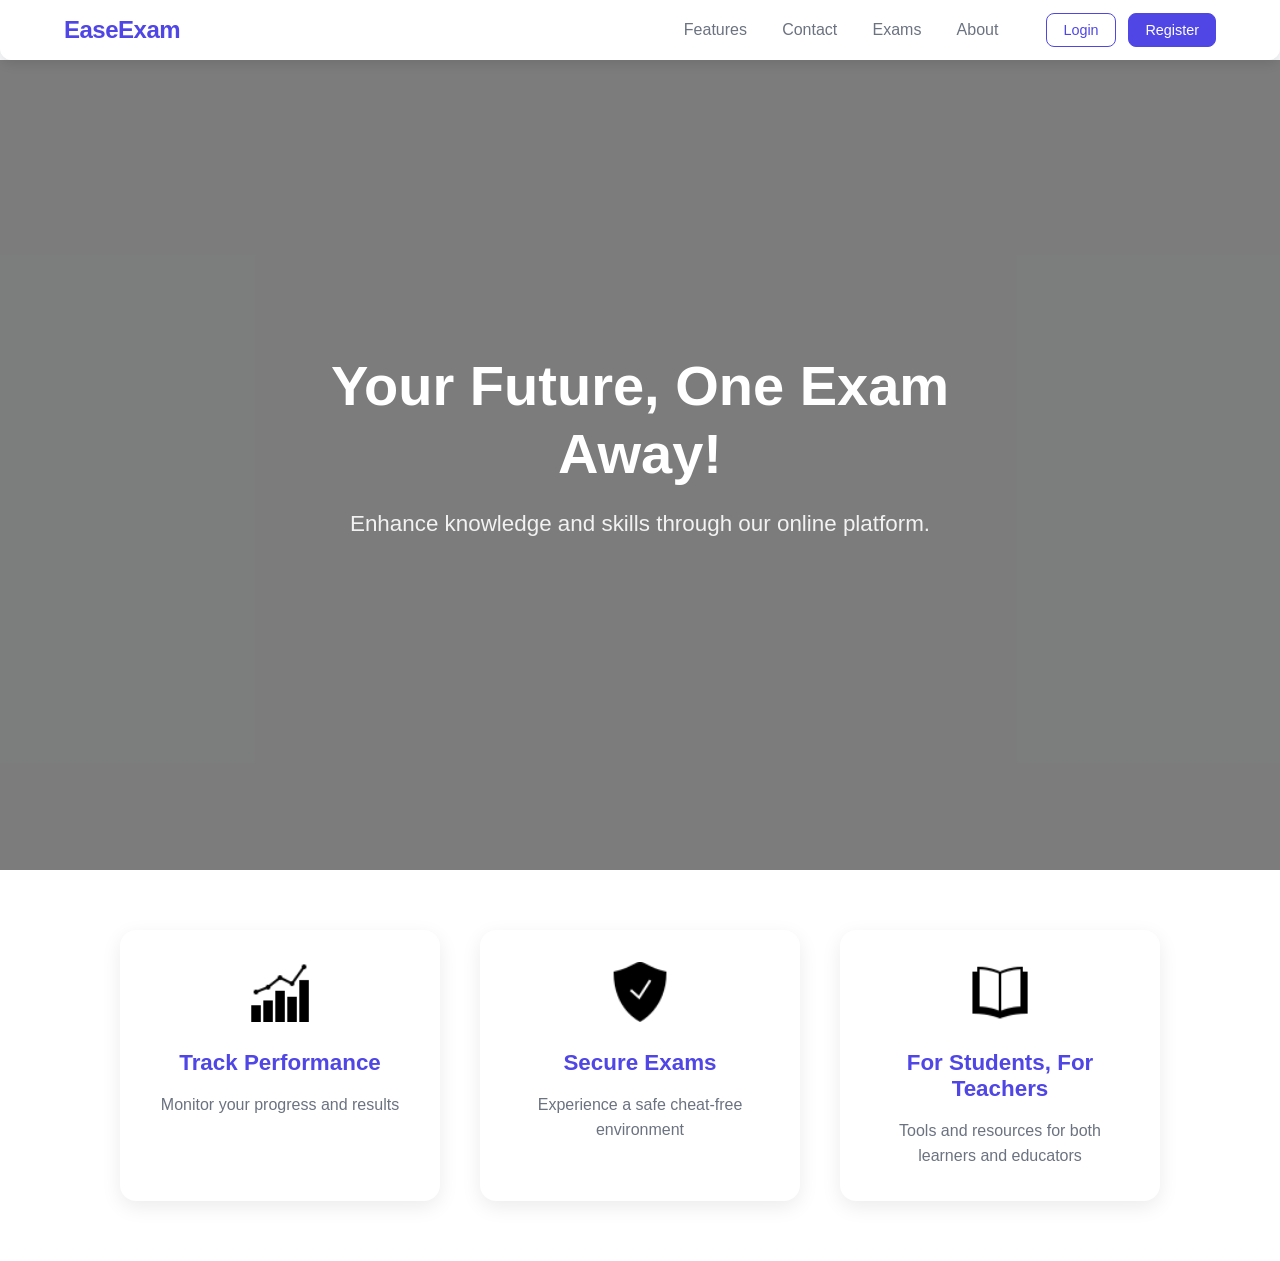
<file: html/index.html>
<!DOCTYPE html>
<html lang="en">
<head>
  <meta charset="UTF-8" />
  <meta name="viewport" content="width=device-width, initial-scale=1.0"/>
  <title>Online Exam Platform</title>
  <link rel="stylesheet" href="css/style.css"/>
</head>
<body>
<!-- header where navigation is presented that connects other pages -->
 <header>
    <a href="#" class="brand">EaseExam</a>   <!-- name of the website -->

    <div class="nav-container">
      <!-- nav links to other pages-->
      <nav class="navlinks" aria-label="Primary">
        <a href="#features">Features</a>
        <a href="#contact">Contact</a>
        <a href="exams.html" data-route>Exams</a>
        <a href="about.html" data-route>About</a>
      </nav>

      <div class="right">
        <a class="btn small ghost" href="login.html?role=student" data-route data-role="student">Login</a>
        <a class="btn small primary" href="register.html" data-route>Register</a>
      </div>
    </div>
  </header>

  <section class="hero" id="hero-section">
    <div class="overlay"></div>
    <div class="hero-content">
      <h1 id="hero-title">Your Future, One Exam Away!</h1>
      <p id="hero-subtext">Enhance knowledge and skills through our online platform.</p>
   
    </div>
  </section>

  <section class="features">
    <div class="feature-card">
        <img src="images/combo-chart.png" alt="Track Icon">
      <h3>Track Performance</h3>
      <p>Monitor your progress and results</p>
    </div>
    <div class="feature-card">
        <img src="images/security-checked.png" alt="Secure Icon">
      <h3>Secure Exams</h3>
      <p>Experience a safe cheat-free environment</p>
    </div>
    <div class="feature-card">
        <img src="images/open-book.png" alt="Book Icon">
      <h3>For Students, For Teachers</h3>
      <p>Tools and resources for both learners and educators</p>
    </div>
  </section>

   
  
  <script>
      // Set current year in footer
    document.getElementById('year').textContent = new Date().getFullYear();

    const titles = [
      "Your Future, One Exam Away!",
      "Achieve Your Dreams!",
      "Learn Anytime, Anywhere!",
      "Grow Your Skills Today!"
    ];

    const backgrounds = [
      "images/desk.avif",
      "images/read.avif",
      "images/maths.avif",
      "images/123.avif",
    ];

    let index = 0;
    const heroTitle = document.getElementById("hero-title");
    const heroSection = document.getElementById("hero-section");

    function updateHero() {
      heroTitle.style.opacity = 0;

      setTimeout(() => {
        heroTitle.textContent = titles[index];
        heroSection.style.backgroundImage = `url('${backgrounds[index]}')`;
        heroTitle.style.opacity = 1;
      }, 500);

      index = (index + 1) % titles.length;
    }

    // Set initial background
    heroSection.style.backgroundImage = `url('${backgrounds[0]}')`;

    // Start the interval loop
    setInterval(updateHero, 4000);
  </script>

</body>
</html>
</file>
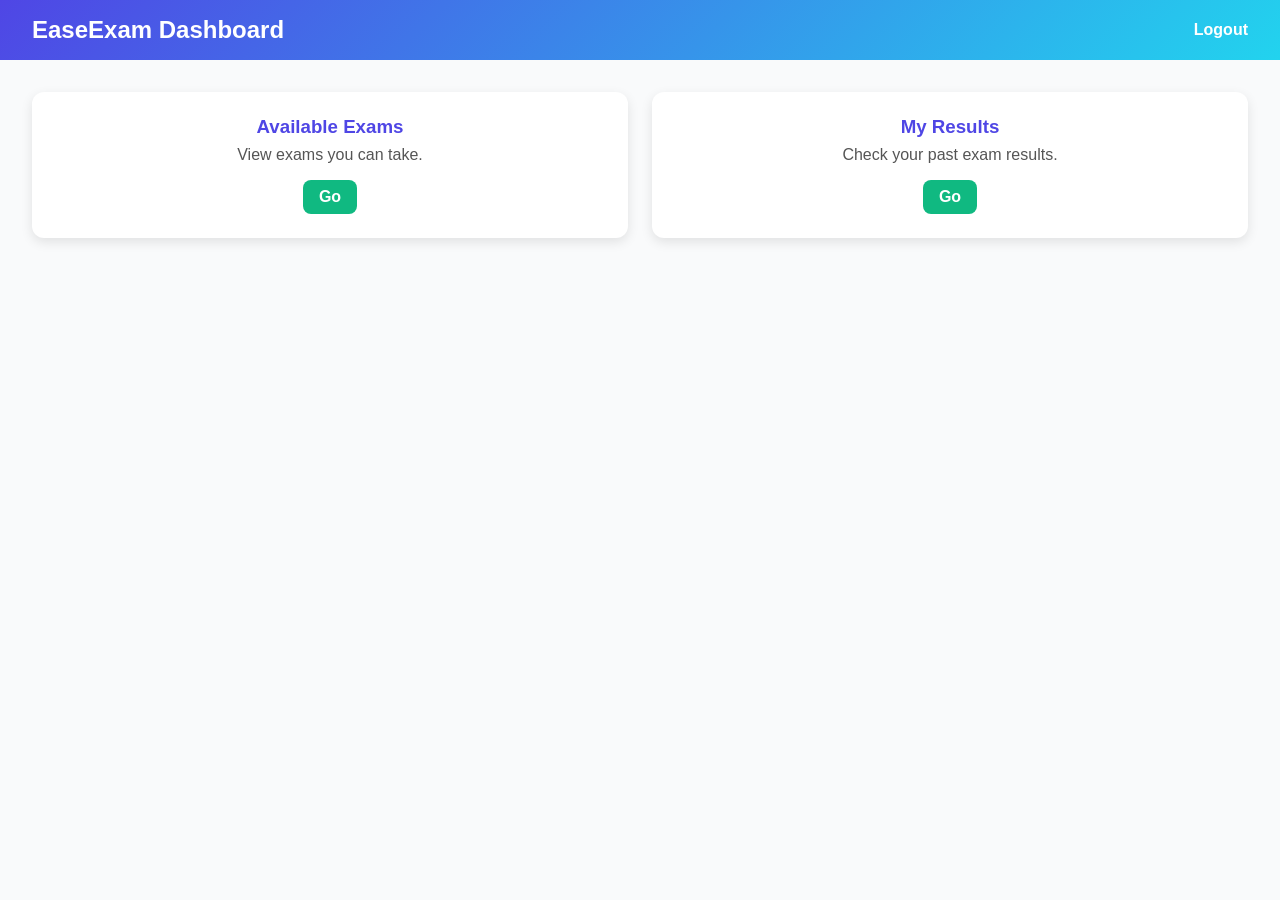
<file: html/dashboard.html>
<!DOCTYPE html>
<html lang="en">
<head>
  <meta charset="UTF-8">
  <meta name="viewport" content="width=device-width, initial-scale=1.0">
  <title>Dashboard - EaseExam</title>
  <style>
    * { margin: 0; padding: 0; box-sizing: border-box; }
    body { font-family: Arial, Helvetica, sans-serif; background: #f9fafb; }
    
    header {
      background: linear-gradient(135deg, #4f46e5, #22d3ee);
      color: #fff;
      padding: 1rem 2rem;
      display: flex;
      justify-content: space-between;
      align-items: center;
    }
    header h1 { font-size: 1.5rem; }
    header nav a { color: #fff; margin-left: 1rem; text-decoration: none; font-weight: bold; }
    header nav a:hover { text-decoration: underline; }

    .container { padding: 2rem; }
    .cards { display: flex; flex-wrap: wrap; gap: 1.5rem; }
    .card {
      background: #fff;
      flex: 1 1 200px;
      padding: 1.5rem;
      border-radius: 12px;
      box-shadow: 0 4px 12px rgba(0,0,0,0.1);
      text-align: center;
      transition: transform 0.3s;
    }
    .card:hover { transform: translateY(-5px); }
    .card h3 { color: #4f46e5; margin-bottom: 0.5rem; }
    .card p { color: #555; margin-bottom: 1rem; }
    .card a {
      display: inline-block;
      padding: 8px 16px;
      background: #10b981;
      color: #fff;
      border-radius: 8px;
      text-decoration: none;
      font-weight: bold;
      transition: 0.3s;
    }
    .card a:hover { background: #0e9e74; }
  </style>
</head>
<body>

  <header>
    <h1>EaseExam Dashboard</h1>
    <nav>
      <a href="logout.html">Logout</a>
    </nav>
  </header>

  <div class="container">

    <!-- Admin Dashboard -->
    <div id="admin-dashboard" class="cards" style="display:none;">
      <div class="card">
        <h3>Manage Users</h3>
        <p>View, edit or delete students and teachers.</p>
        <a href="#">Go</a>
      </div>
      <div class="card">
        <h3>All Exams</h3>
        <p>View, edit or delete all exams in the system.</p>
        <a href="#">Go</a>
      </div>
    </div>

    <!-- Teacher Dashboard -->
    <div id="teacher-dashboard" class="cards" style="display:none;">
      <div class="card">
        <h3>Create Exam</h3>
        <p>Add a new exam with questions for your students.</p>
        <a href="#">Go</a>
      </div>
      <div class="card">
        <h3>View Results</h3>
        <p>Check students’ performance for your exams.</p>
        <a href="#">Go</a>
      </div>
    </div>

    <!-- Student Dashboard -->
    <div id="student-dashboard" class="cards" style="display:none;">
      <div class="card">
        <h3>Available Exams</h3>
        <p>View exams you can take.</p>
        <a href="#">Go</a>
      </div>
      <div class="card">
        <h3>My Results</h3>
        <p>Check your past exam results.</p>
        <a href="#">Go</a>
      </div>
    </div>

  </div>

  <script>
    // Example: Set user role (in real system, fetch from session/database)
    let userRole = 'student'; // change to 'admin' or 'teacher' to test

    if(userRole === 'admin') {
      document.getElementById('admin-dashboard').style.display = 'flex';
    } else if(userRole === 'teacher') {
      document.getElementById('teacher-dashboard').style.display = 'flex';
    } else if(userRole === 'student') {
      document.getElementById('student-dashboard').style.display = 'flex';
    }
  </script>

</body>
</html>
</file>
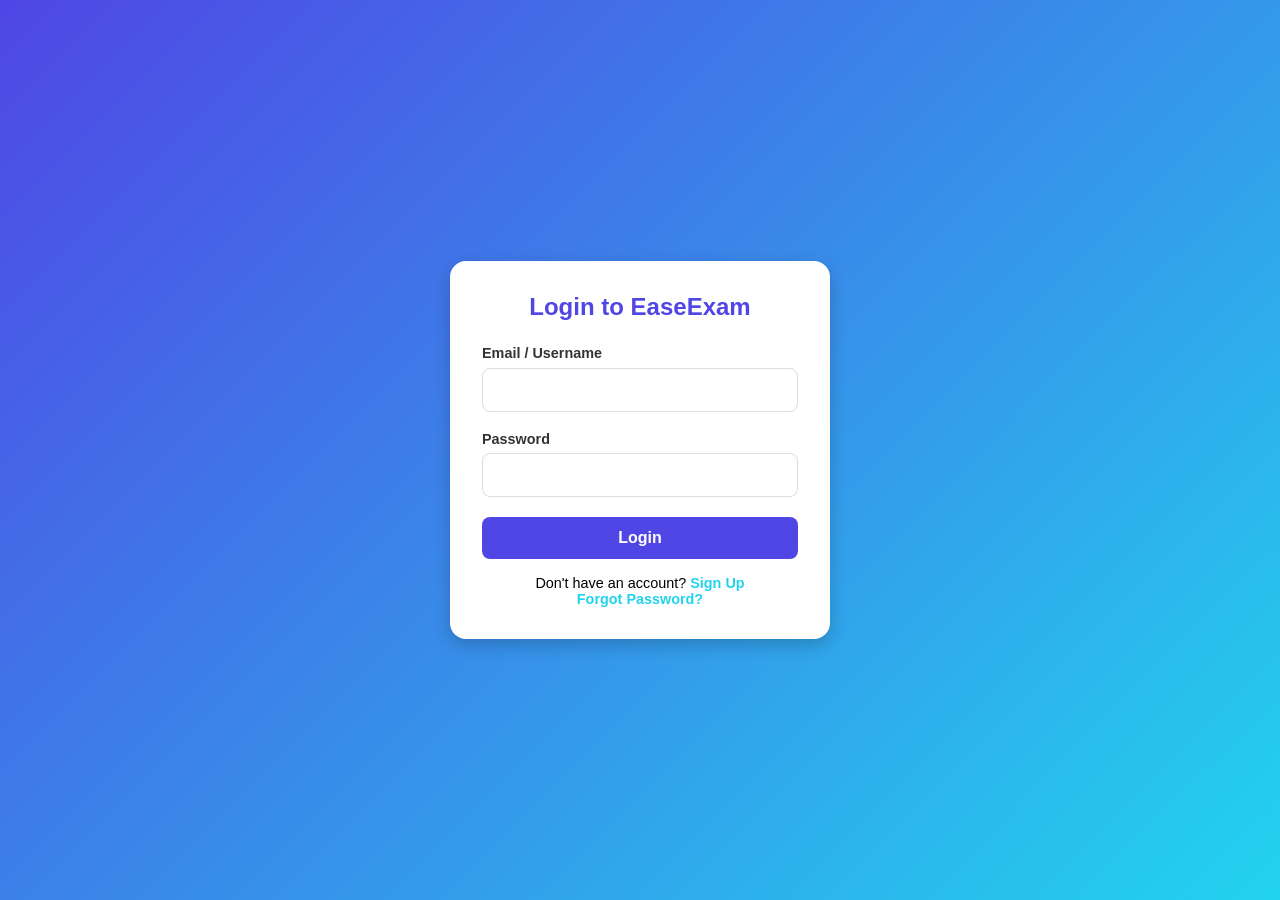
<file: html/login.html>
<!DOCTYPE html>
<html lang="en">
<head>
  <meta charset="UTF-8" />
  <meta name="viewport" content="width=device-width, initial-scale=1.0"/>
  <title>Login - EaseExam</title>
  <style>
    * { margin: 0; padding: 0; box-sizing: border-box; }
    body {
      font-family: Arial, Helvetica, sans-serif;
      background: linear-gradient(135deg, #4f46e5, #22d3ee);
      height: 100vh;
      display: flex;
      justify-content: center;
      align-items: center;
    }

    .login-container {
      background: #fff;
      padding: 2rem;
      border-radius: 16px;
      box-shadow: 0 6px 18px rgba(0,0,0,0.2);
      width: 100%;
      max-width: 380px;
      text-align: center;
    }

    .login-container h2 {
      margin-bottom: 1.5rem;
      color: #4f46e5;
    }

    .form-group {
      margin-bottom: 1.2rem;
      text-align: left;
    }

    label {
      font-size: 0.9rem;
      font-weight: bold;
      color: #333;
      display: block;
      margin-bottom: 0.4rem;
    }

    input {
      width: 100%;
      padding: 12px;
      border: 1px solid #ddd;
      border-radius: 8px;
      font-size: 1rem;
    }

    input:focus {
      border-color: #4f46e5;
      outline: none;
      box-shadow: 0 0 4px rgba(79,70,229,0.4);
    }

    .btn {
      width: 100%;
      padding: 12px;
      border: none;
      border-radius: 8px;
      font-size: 1rem;
      font-weight: bold;
      background: #4f46e5;
      color: #fff;
      cursor: pointer;
      transition: 0.3s;
    }
    .btn:hover { background: #372fba; }

    .links {
      margin-top: 1rem;
      font-size: 0.9rem;
    }
    .links a {
      color: #22d3ee;
      text-decoration: none;
      font-weight: bold;
    }
    .links a:hover { text-decoration: underline; }
  </style>
</head>
<body>

  <div class="login-container">
    <h2>Login to EaseExam</h2>
    <form action="dashboard.html" method="POST">
      <div class="form-group">
        <label for="email">Email / Username</label>
        <input type="text" id="email" name="email" required />
      </div>
      <div class="form-group">
        <label for="password">Password</label>
        <input type="password" id="password" name="password" required />
      </div>
      <button type="submit" class="btn">Login</button>
    </form>

    <div class="links">
      <p>Don't have an account? <a href="register.html">Sign Up</a></p>
      <p><a href="#">Forgot Password?</a></p>
    </div>
  </div>

</body>
</html>
</file>
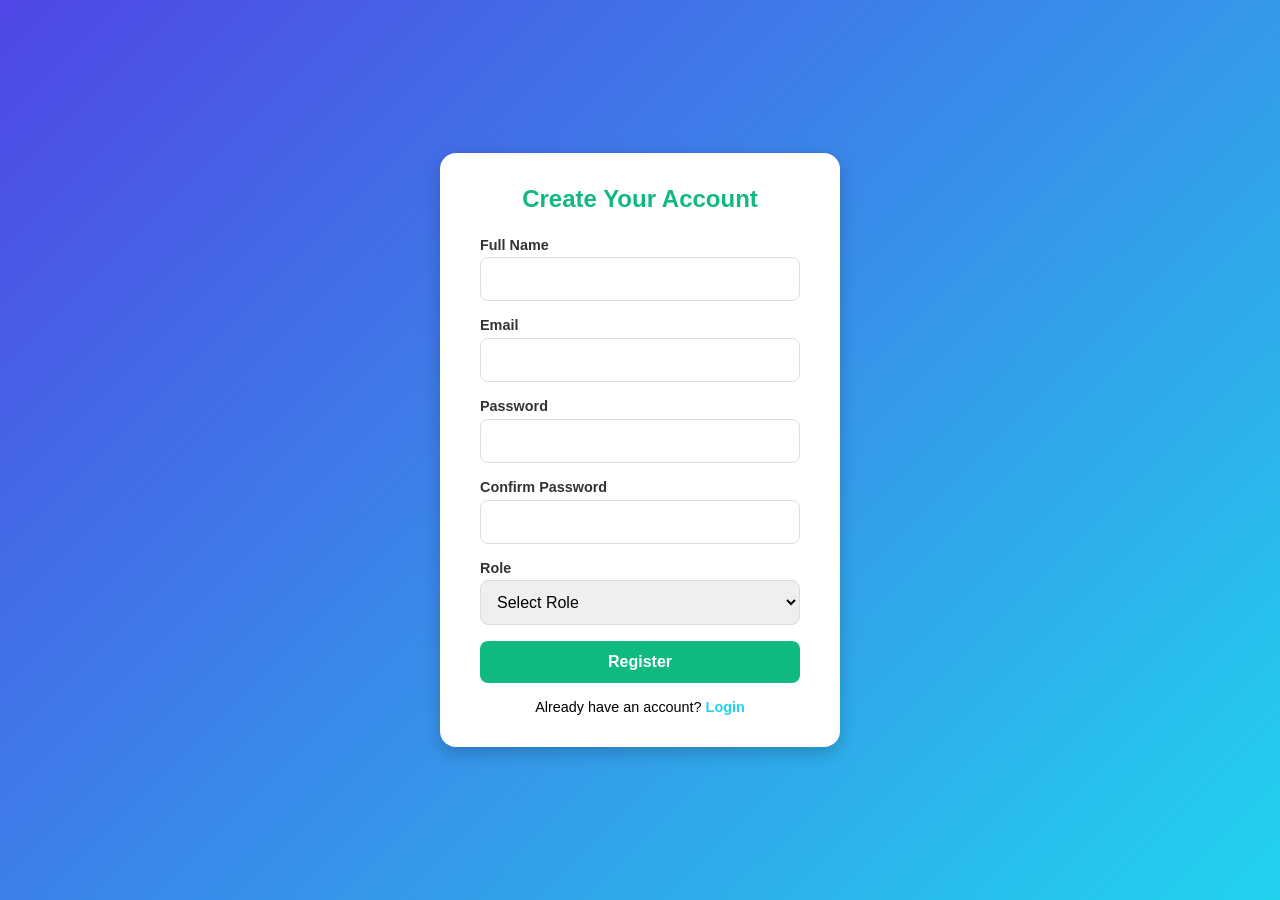
<file: html/register.html>
<!DOCTYPE html>
<html lang="en">
<head>
  <meta charset="UTF-8" />
  <meta name="viewport" content="width=device-width, initial-scale=1.0"/>
  <title>Register - EaseExam</title>
  <style>
    * { margin: 0; padding: 0; box-sizing: border-box; }
    body {
      font-family: Arial, Helvetica, sans-serif;
      background: linear-gradient(135deg, #4f46e5, #22d3ee);
      height: 100vh;
      display: flex;
      justify-content: center;
      align-items: center;
    }

    .register-container {
      background: #fff;
      padding: 2rem 2.5rem;
      border-radius: 16px;
      box-shadow: 0 6px 18px rgba(0,0,0,0.2);
      width: 100%;
      max-width: 400px;
      text-align: center;
    }

    .register-container h2 {
      margin-bottom: 1.5rem;
      color: #10b981;
    }

    .form-group {
      margin-bottom: 1rem;
      text-align: left;
    }

    label {
      font-size: 0.9rem;
      font-weight: bold;
      color: #333;
      display: block;
      margin-bottom: 0.3rem;
    }

    input, select {
      width: 100%;
      padding: 12px;
      border: 1px solid #ddd;
      border-radius: 8px;
      font-size: 1rem;
    }

    input:focus, select:focus {
      border-color: #10b981;
      outline: none;
      box-shadow: 0 0 4px rgba(16,185,129,0.4);
    }

    .btn {
      width: 100%;
      padding: 12px;
      border: none;
      border-radius: 8px;
      font-size: 1rem;
      font-weight: bold;
      background: #10b981;
      color: #fff;
      cursor: pointer;
      transition: 0.3s;
    }
    .btn:hover { background: #0e9e74; }

    .links {
      margin-top: 1rem;
      font-size: 0.9rem;
    }
    .links a {
      color: #22d3ee;
      text-decoration: none;
      font-weight: bold;
    }
    .links a:hover { text-decoration: underline; }
  </style>
</head>
<body>

  <div class="register-container">
    <h2>Create Your Account</h2>
    <form action="dashboard.html" method="POST">
      <div class="form-group">
        <label for="name">Full Name</label>
        <input type="text" id="name" name="name" required />
      </div>
      <div class="form-group">
        <label for="email">Email</label>
        <input type="email" id="email" name="email" required />
      </div>
      <div class="form-group">
        <label for="password">Password</label>
        <input type="password" id="password" name="password" required />
      </div>
      <div class="form-group">
        <label for="confirm-password">Confirm Password</label>
        <input type="password" id="confirm-password" name="confirm-password" required />
      </div>
      <div class="form-group">
        <label for="role">Role</label>
        <select id="role" name="role" required>
          <option value="">Select Role</option>
          <option value="student">Student</option>
          <option value="teacher">Teacher</option>
        </select>
      </div>
      <button type="submit" class="btn">Register</button>
    </form>

    <div class="links">
      <p>Already have an account? <a href="login.html">Login</a></p>
    </div>
  </div>

</body>
</html>
</file>
<file: html/css/style.css>
* {
      margin: 0;
      padding: 0;
      box-sizing: border-box;
      font-family: 'Segoe UI', Tahoma, Geneva, Verdana, sans-serif;
    }

    :root {
      --primary: #4f46e5;
      --primary-dark: #4338ca;
      --secondary: #22d3ee;
      --accent: #10b981;
      --text: #1f2937;
      --text-light: #6b7280;
      --background: #f9fafb;
    }

    body {
      margin: 0;
      background-color: var(--background);
      color: var(--text);
    }

    header {
      position: sticky;
      top: 0;
      left: 0;
      width: 100%;
      z-index: 50;
      display: flex;
      justify-content: space-between;
      align-items: center;
      padding: 0.8rem 5%;
      background: rgba(255, 255, 255, 0.95);
      color: var(--text);
      border-bottom-left-radius: 12px;
      border-bottom-right-radius: 12px;
      box-shadow: 0 4px 12px rgba(0, 0, 0, 0.1);
      backdrop-filter: blur(10px);
    }
    
    .brand {
      display: flex;
      align-items: center;
      gap: 0.6rem;
      font-weight: 800;
      font-size: 1.5rem;
      letter-spacing: -0.5px;
      color: var(--primary);
      text-decoration: none;
    }

    .nav-container {
      display: flex;
      align-items: center;
      gap: 2rem;
    }

    .navlinks {
      display: flex;
      align-items: center;
      gap: 0.2rem;
    }

    .navlinks a {
      padding: 0.5rem 1rem;
      border-radius: 8px;
      color: var(--text-light);
      text-decoration: none;
      font-weight: 500;
      transition: all 0.3s ease;
    }

    .navlinks a:hover {
      color: var(--primary);
      background: rgba(79, 70, 229, 0.08);
    }

    .right {
      display: flex;
      align-items: center;
      gap: 0.8rem;
    }

    .btn {
      padding: 0.6rem 1.2rem;
      border-radius: 8px;
      text-decoration: none;
      font-weight: 500;
      transition: all 0.3s ease;
      font-size: 0.95rem;
    }

    .btn.small {
      padding: 0.5rem 1rem;
      font-size: 0.9rem;
    }

    .btn.ghost {
      background: transparent;
      color: var(--primary);
      border: 1px solid var(--primary);
    }

    .btn.ghost:hover {
      background: rgba(79, 70, 229, 0.1);
    }

    .btn.primary {
      background: var(--primary);
      color: white;
      border: 1px solid var(--primary);
    }

    .btn.primary:hover {
      background: var(--primary-dark);
      border-color: var(--primary-dark);
    }

    .hero {
      position: relative;
      width: 100%;
      height: 90vh;
      display: flex;
      align-items: center;
      justify-content: center;
      text-align: center;
      color: white;
      background-size: cover;
      background-position: center;
      transition: background-image 1s ease-in-out;
    }

    .overlay {
      position: absolute;
      top: 0;
      left: 0;
      width: 100%;
      height: 100%;
      background: rgba(0, 0, 0, 0.5);
      z-index: 1;
    }

    .hero-content {
      position: relative;
      z-index: 2;
      max-width: 800px;
      padding: 2rem;
    }

    .hero-content h1 {
      font-size: 3.5rem;
      margin-bottom: 1.5rem;
      opacity: 1;
      transition: opacity 0.5s ease-in-out;
      font-weight: 700;
      line-height: 1.2;
    }

    .hero-content p {
      font-size: 1.4rem;
      margin-bottom: 2.5rem;
      opacity: 0.9;
    }

    .cta-buttons {
      display: flex;
      justify-content: center;
      gap: 1rem;
      margin-top: 2rem;
    }

    .cta-btn {
      padding: 1rem 2rem;
      font-size: 1.1rem;
      font-weight: 600;
      border-radius: 10px;
      border: none;
      cursor: pointer;
      transition: all 0.3s ease;
    }

    .cta-btn.primary {
      background: var(--accent);
      color: white;
    }

    .cta-btn.primary:hover {
      background: #0da271;
      transform: translateY(-2px);
      box-shadow: 0 6px 18px rgba(16, 185, 129, 0.4);
    }

    .cta-btn.secondary {
      background: transparent;
      color: white;
      border: 2px solid white;
    }

    .cta-btn.secondary:hover {
      background: white;
      color: var(--text);
      transform: translateY(-2px);
    }

    /* Features Section */
    .features {
      background: #fff;
      display: flex;
      justify-content: center;
      gap: 2.5rem;
      flex-wrap: wrap;
      padding: 60px 20px;
}

.features-grid {
  display: grid;
  grid-template-columns: repeat(auto-fit, minmax(250px, 1fr));
  gap: 25px;
  max-width: 1100px;
  margin: auto;
}
    .feature-card {
      background: #fff;
      width: 320px;
      padding: 2rem;
      border-radius: 16px;
      text-align: center;
      box-shadow: 0 6px 20px rgba(0, 0, 0, 0.08);
      transition: transform 0.3s, box-shadow 0.3s;
    }

    .feature-card img {
      width: 60px;
      height: 60px;
      margin-bottom: 1.5rem;
      object-fit: contain;
    }

    .feature-card h3 {
      margin-bottom: 1rem;
      font-size: 1.4rem;
      color: var(--primary);
    }

    .feature-card p {
      color: var(--text-light);
      font-size: 1rem;
      line-height: 1.6;
    }

    .feature-card:hover {
      transform: translateY(-8px);
      box-shadow: 0 12px 30px rgba(0, 0, 0, 0.12);
    }
/* footer */
  

    /* Responsive Styles */
    @media (max-width: 900px) {
      .hero-content h1 {
        font-size: 2.8rem;
      }
      
      .hero-content p {
        font-size: 1.2rem;
      }
    }

    @media (max-width: 768px) {
      header {
        flex-direction: column;
        padding: 1rem 5%;
        gap: 1rem;
      }
      
      .nav-container {
        width: 100%;
        justify-content: center;
      }
      
      .navlinks {
        gap: 0.5rem;
      }
      
      .navlinks a {
        padding: 0.4rem 0.8rem;
        font-size: 0.9rem;
      }
      
      .right {
        width: 100%;
        justify-content: center;
      }
      
      .hero-content h1 {
        font-size: 2.2rem;
      }
      
      .hero-content p {
        font-size: 1.1rem;
      }
      
      .cta-buttons {
        flex-direction: column;
        align-items: center;
      }
      
      .features {
        padding: 3rem 5%;
      }
      
      .feature-card {
        width: 100%;
        max-width: 400px;
      }
    }

    @media (max-width: 480px) {
      .brand {
        font-size: 1.3rem;
      }
      
      .navlinks {
        flex-wrap: wrap;
        justify-content: center;
      }
      
      .hero-content h1 {
        font-size: 1.8rem;
      }
      
      .cta-btn {
        padding: 0.8rem 1.5rem;
        font-size: 1rem;
      }
    }
</file>
